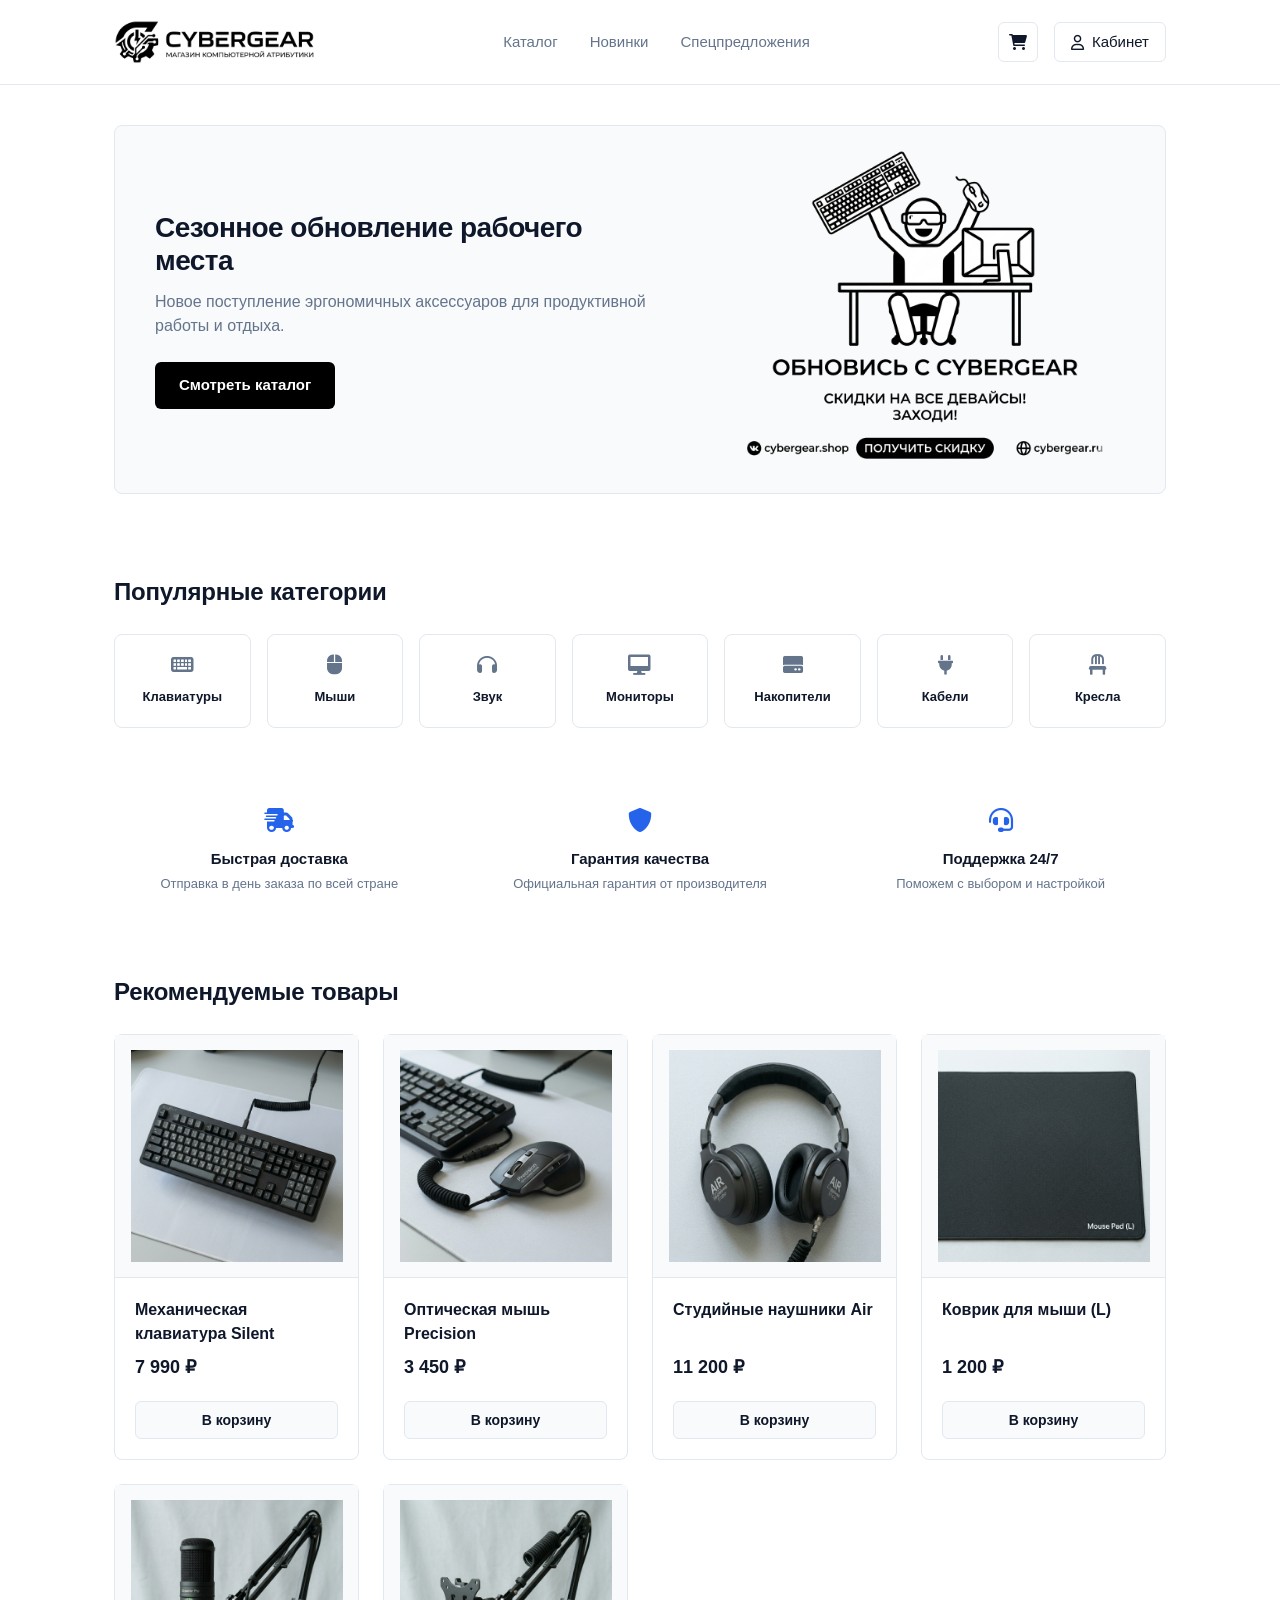
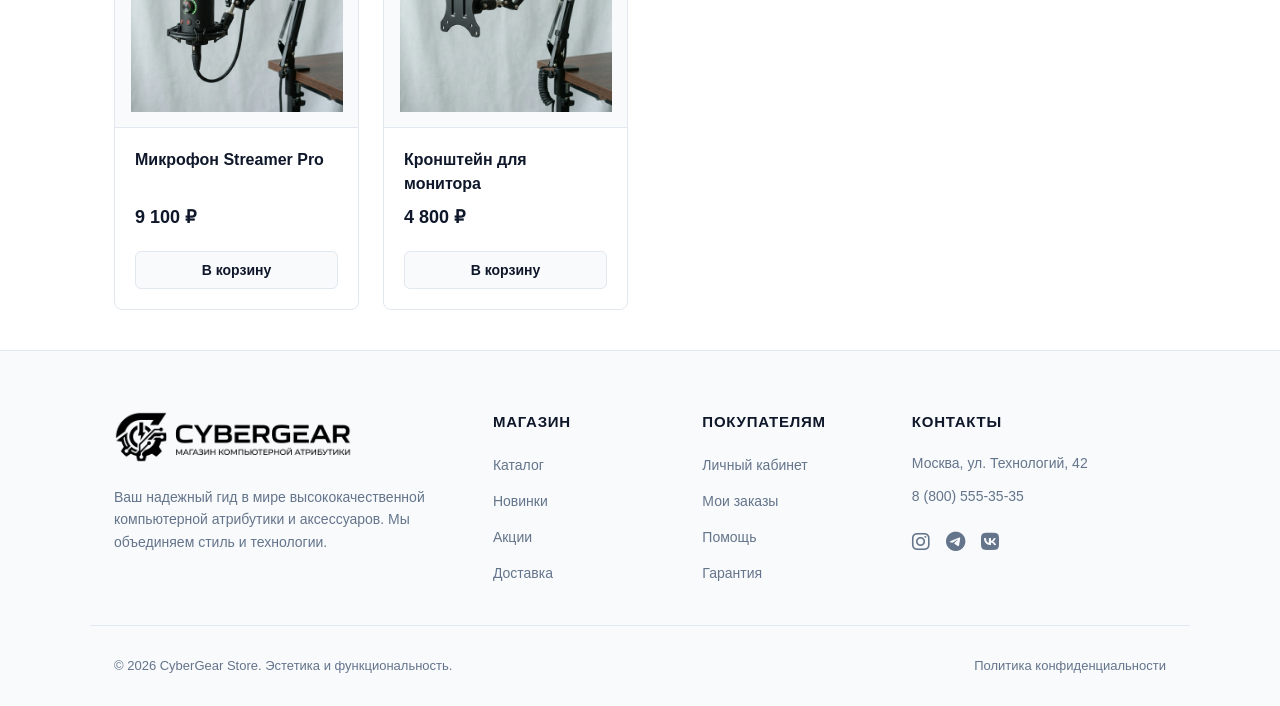
<file: index.html>
<!DOCTYPE html>
<html lang="ru">
<head>
    <meta charset="UTF-8">
    <meta name="viewport" content="width=device-width, initial-scale=1.0">
    <title>CyberGear — Магазин компьютерных аксессуаров</title>
    <link rel="stylesheet" href="css/style.css">
    <link rel="stylesheet" href="https://cdnjs.cloudflare.com/ajax/libs/font-awesome/6.0.0/css/all.min.css">
</head>
<body>
    <header>
        <div class="container header-container">
            <div class="logo">
                <a href="index.html"><img src="images/logo.png" alt="CyberGear" class="logo-img"></a>
            </div>
            <nav>
                <ul>
                    <li><a href="#categories">Каталог</a></li>
                    <li><a href="#recommendations">Новинки</a></li>
                    <li><a href="#offers">Спецпредложения</a></li>
                </ul>
            </nav>
            <div class="user-menu">
                <a href="cart.html" class="btn-cart">
                    <i class="fas fa-shopping-cart"></i>
                    <span class="cart-count">0</span>
                </a>
                <a href="profile.html" class="btn-account">
                    <i class="far fa-user"></i>
                    <span>Кабинет</span>
                </a>
            </div>
        </div>
    </header>

    <main>
        <section id="offers">
            <div class="container">
                <div class="promo-banner">
                    <div class="promo-content">
                        <h3>Сезонное обновление рабочего места</h3>
                        <p>Новое поступление эргономичных аксессуаров для продуктивной работы и отдыха.</p>
                        <a href="#" class="btn-primary">Смотреть каталог</a>
                    </div>
                    <div class="promo-image">
                        <img src="images/promo.png" alt="Promo Image" class="promo-img">
                    </div>
                </div>
            </div>
        </section>

        <section id="categories">
            <div class="container">
                <h2>Популярные категории</h2>
                <div class="categories-grid">
                    <a href="category.html?type=keyboards" class="category-card"><i class="fas fa-keyboard"></i><span>Клавиатуры</span></a>
                    <a href="category.html?type=mice" class="category-card"><i class="fas fa-mouse"></i><span>Мыши</span></a>
                    <a href="category.html?type=audio" class="category-card"><i class="fas fa-headphones"></i><span>Звук</span></a>
                    <a href="category.html?type=monitors" class="category-card"><i class="fas fa-desktop"></i><span>Мониторы</span></a>
                    <a href="category.html?type=storage" class="category-card"><i class="fas fa-hdd"></i><span>Накопители</span></a>
                    <a href="category.html?type=cables" class="category-card"><i class="fas fa-plug"></i><span>Кабели</span></a>
                    <a href="category.html?type=chairs" class="category-card"><i class="fas fa-chair"></i><span>Кресла</span></a>
                </div>
            </div>
        </section>

        <section id="benefits">
            <div class="container">
                <div class="benefits-grid">
                    <div class="benefit-item">
                        <i class="fas fa-truck-fast"></i>
                        <div class="benefit-text">
                            <h4>Быстрая доставка</h4>
                            <p>Отправка в день заказа по всей стране</p>
                        </div>
                    </div>
                    <div class="benefit-item">
                        <i class="fas fa-shield-alt"></i>
                        <div class="benefit-text">
                            <h4>Гарантия качества</h4>
                            <p>Официальная гарантия от производителя</p>
                        </div>
                    </div>
                    <div class="benefit-item">
                        <i class="fas fa-headset"></i>
                        <div class="benefit-text">
                            <h4>Поддержка 24/7</h4>
                            <p>Поможем с выбором и настройкой</p>
                        </div>
                    </div>
                </div>
            </div>
        </section>

        <section id="recommendations">
            <div class="container">
                <h2>Рекомендуемые товары</h2>
                <div class="products-grid">
                    <div class="product-card">
                        <div class="product-img">
                            <img src="images/kb_silent.png" alt="Механическая клавиатура Silent" class="product-thumb">
                        </div>
                        <div class="product-info">
                            <h3>Механическая клавиатура Silent</h3>
                            <p class="price">7 990 ₽</p>
                            <button class="btn-add">В корзину</button>
                        </div>
                    </div>
                    <div class="product-card">
                        <div class="product-img">
                            <img src="images/mouse_precision.png" alt="Оптическая мышь Precision" class="product-thumb">
                        </div>
                        <div class="product-info">
                            <h3>Оптическая мышь Precision</h3>
                            <p class="price">3 450 ₽</p>
                            <button class="btn-add">В корзину</button>
                        </div>
                    </div>
                    <div class="product-card">
                        <div class="product-img">
                            <img src="images/headphones_air.png" alt="Студийные наушники Air" class="product-thumb">
                        </div>
                        <div class="product-info">
                            <h3>Студийные наушники Air</h3>
                            <p class="price">11 200 ₽</p>
                            <button class="btn-add">В корзину</button>
                        </div>
                    </div>
                    <div class="product-card">
                        <div class="product-img">
                            <img src="images/mousepad_l.png" alt="Коврик для мыши (L)" class="product-thumb">
                        </div>
                        <div class="product-info">
                            <h3>Коврик для мыши (L)</h3>
                            <p class="price">1 200 ₽</p>
                            <button class="btn-add">В корзину</button>
                        </div>
                    </div>
                    <div class="product-card">
                        <div class="product-img">
                            <img src="images/mic_streamer.png" alt="Микрофон Streamer Pro" class="product-thumb">
                        </div>
                        <div class="product-info">
                            <h3>Микрофон Streamer Pro</h3>
                            <p class="price">9 100 ₽</p>
                            <button class="btn-add">В корзину</button>
                        </div>
                    </div>
                    <div class="product-card">
                        <div class="product-img">
                            <img src="images/monitor_arm.png" alt="Кронштейн для монитора" class="product-thumb">
                        </div>
                        <div class="product-info">
                            <h3>Кронштейн для монитора</h3>
                            <p class="price">4 800 ₽</p>
                            <button class="btn-add">В корзину</button>
                        </div>
                    </div>
                </div>
            </div>
        </section>
    </main>

    <footer>
        <div class="container footer-grid">
            <div class="footer-brand">
                <a href="index.html" class="footer-logo"><img src="images/logo.png" alt="CyberGear" class="logo-img"></a>
                <p>Ваш надежный гид в мире высококачественной компьютерной атрибутики и аксессуаров. Мы объединяем стиль и технологии.</p>
            </div>
            <div class="footer-links">
                <h4>Магазин</h4>
                <ul>
                    <li><a href="#categories">Каталог</a></li>
                    <li><a href="#recommendations">Новинки</a></li>
                    <li><a href="#offers">Акции</a></li>
                    <li><a href="#">Доставка</a></li>
                </ul>
            </div>
            <div class="footer-links">
                <h4>Покупателям</h4>
                <ul>
                    <li><a href="profile.html">Личный кабинет</a></li>
                    <li><a href="#">Мои заказы</a></li>
                    <li><a href="#">Помощь</a></li>
                    <li><a href="#">Гарантия</a></li>
                </ul>
            </div>
            <div class="footer-contact">
                <h4>Контакты</h4>
                <p>Москва, ул. Технологий, 42</p>
                <p>8 (800) 555-35-35</p>
                <div class="socials">
                    <a href="#"><i class="fab fa-instagram"></i></a>
                    <a href="#"><i class="fab fa-telegram-plane"></i></a>
                    <a href="#"><i class="fab fa-vk"></i></a>
                </div>
            </div>
        </div>
        <div class="container footer-bottom">
            <p>&copy; 2026 CyberGear Store. Эстетика и функциональность.</p>
            <p><a href="#">Политика конфиденциальности</a></p>
        </div>
    </footer>
    <script src="js/main.js"></script>
</body>
</html>
</file>
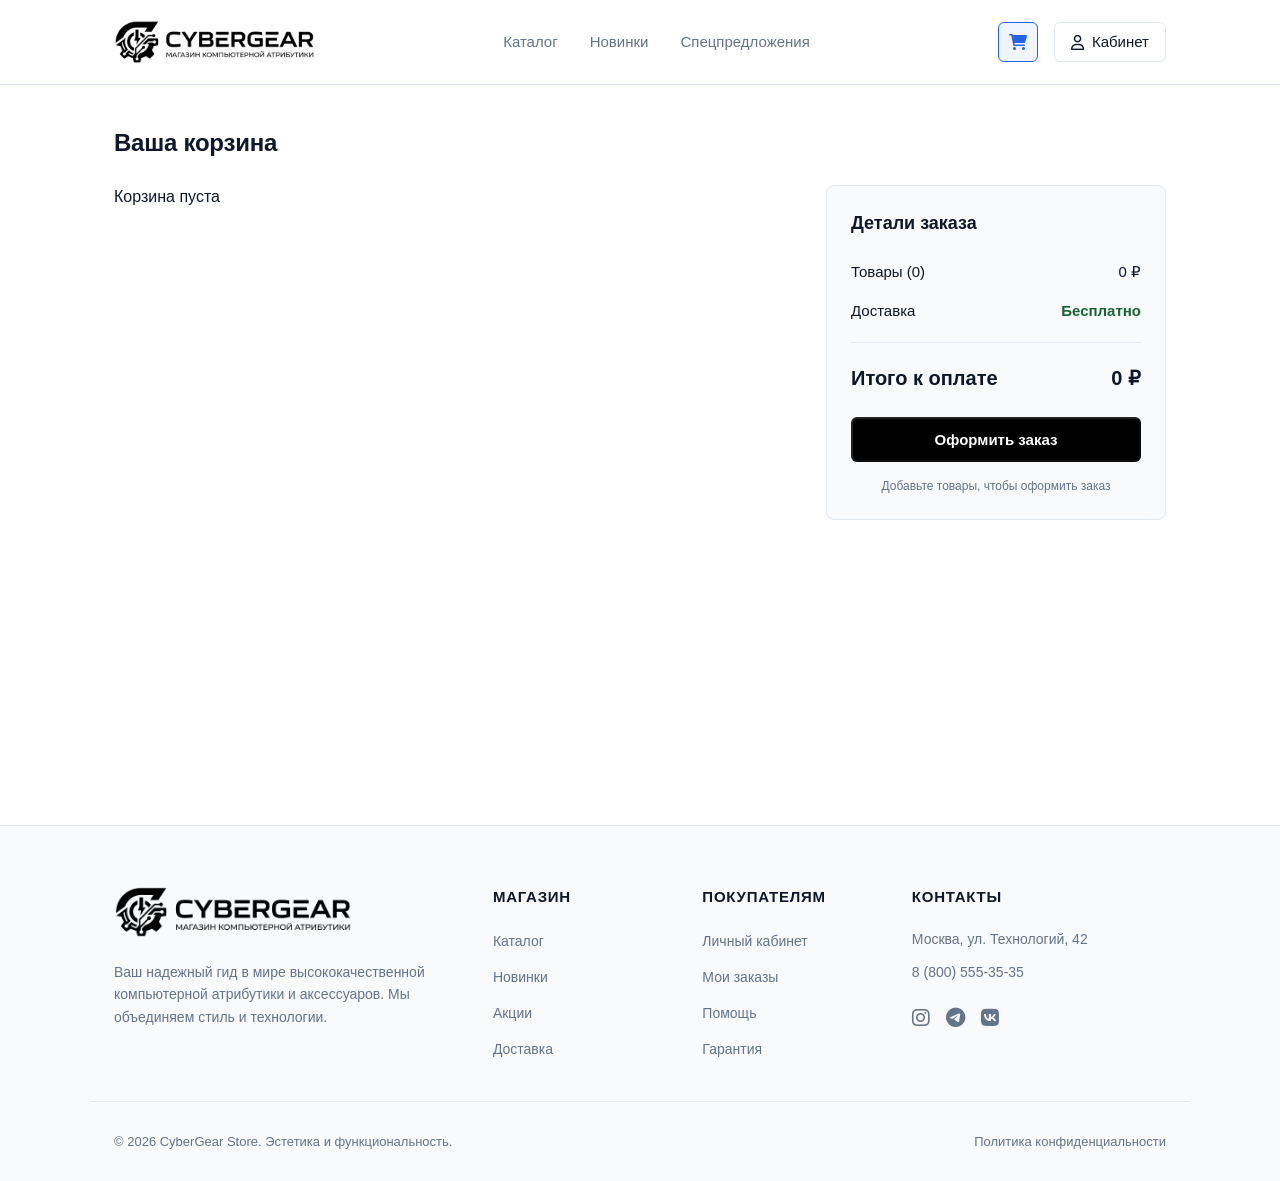
<file: cart.html>
<!DOCTYPE html>
<html lang="ru">
<head>
    <meta charset="UTF-8">
    <meta name="viewport" content="width=device-width, initial-scale=1.0">
    <title>Корзина — CyberGear</title>
    <link rel="stylesheet" href="css/style.css">
    <link rel="stylesheet" href="https://cdnjs.cloudflare.com/ajax/libs/font-awesome/6.0.0/css/all.min.css">
</head>
<body>
    <header>
        <div class="container header-container">
            <div class="logo">
                <a href="index.html"><img src="images/logo.png" alt="CyberGear" class="logo-img"></a>
            </div>
            <nav>
                <ul>
                    <li><a href="index.html#categories">Каталог</a></li>
                    <li><a href="index.html#recommendations">Новинки</a></li>
                    <li><a href="index.html#offers">Спецпредложения</a></li>
                </ul>
            </nav>
            <div class="user-menu">
                <a href="cart.html" class="btn-cart active">
                    <i class="fas fa-shopping-cart"></i>
                    <span class="cart-count">0</span>
                </a>
                <a href="profile.html" class="btn-account">
                    <i class="far fa-user"></i>
                    <span>Кабинет</span>
                </a>
            </div>
        </div>
    </header>

    <main>
        <section class="cart-section">
            <div class="container">
                <h2>Ваша корзина</h2>
                <div class="cart-layout">
                    <div class="cart-items">
                        <p class="empty-cart-msg">Загрузка корзины...</p>
                    </div>

                    <aside class="cart-summary">
                        <div class="summary-card">
                            <h3>Детали заказа</h3>
                            <div class="summary-row">
                                <span>Товары (0)</span>
                                <span>0 ₽</span>
                            </div>
                            <div class="summary-row">
                                <span>Доставка</span>
                                <span class="free">Бесплатно</span>
                            </div>
                            <div class="summary-divider"></div>
                            <div class="summary-total">
                                <span>Итого к оплате</span>
                                <span>0 ₽</span>
                            </div>
                            <button class="btn-primary checkout-btn" disabled>Оформить заказ</button>
                            <p class="summary-note">Добавьте товары, чтобы оформить заказ</p>
                        </div>
                    </aside>
                </div>
            </div>
        </section>
    </main>

    <div id="payment-modal" class="modal">
        <div class="modal-content">
            <button class="modal-close">&times;</button>
            <div class="payment-header">
                <h2>Оплата заказа</h2>
                <p>Введите данные банковской карты</p>
            </div>
            
            <div class="card-visual-container">
                <div class="card-visual" id="card-visual">
                    <div class="card-front">
                        <div class="card-chip"></div>
                        <div class="card-logo site-card-logo">
                            <img src="images/logo.png" alt="CyberGear">
                        </div>
                        <div class="card-number-display">•••• •••• •••• ••••</div>
                        <div class="card-bottom">
                            <div class="card-holder-display">CARDHOLDER NAME</div>
                            <div class="card-expiry-display">MM/YY</div>
                        </div>
                    </div>
                    <div class="card-back">
                        <div class="card-strip"></div>
                        <div class="card-cvv-box">
                            <span>CVV</span>
                            <div class="cvv-display">•••</div>
                        </div>
                    </div>
                </div>
            </div>

            <form id="payment-form">
                <div class="form-group">
                    <label>Номер карты</label>
                    <input type="text" id="card-number" placeholder="0000 0000 0000 0000" maxlength="19" required>
                </div>
                <div class="form-row">
                    <div class="form-group">
                        <label>Срок действия</label>
                        <input type="text" id="card-expiry" placeholder="ММ/ГГ" maxlength="5" required>
                    </div>
                    <div class="form-group">
                        <label>CVC / CVV</label>
                        <input type="password" id="card-cvv" placeholder="•••" maxlength="3" required>
                    </div>
                </div>
                <div class="form-group">
                    <label>Имя владельца</label>
                    <input type="text" id="card-holder" placeholder="IVAN IVANOV" style="text-transform: uppercase;" required>
                </div>
                <button type="submit" class="btn-primary pay-btn">Оплатить <span id="pay-amount">0</span> ₽</button>
            </form>
        </div>
    </div>

    <div id="success-notification" class="notification">
        <div class="notification-content">
            <i class="fas fa-check-circle"></i>
            <p>Оплата прошла успешно!</p>
        </div>
    </div>

    <footer>
        <div class="container footer-grid">
            <div class="footer-brand">
                <a href="index.html" class="footer-logo"><img src="images/logo.png" alt="CyberGear" class="logo-img"></a>
                <p>Ваш надежный гид в мире высококачественной компьютерной атрибутики и аксессуаров. Мы объединяем стиль и технологии.</p>
            </div>
            <div class="footer-links">
                <h4>Магазин</h4>
                <ul>
                    <li><a href="index.html#categories">Каталог</a></li>
                    <li><a href="index.html#recommendations">Новинки</a></li>
                    <li><a href="index.html#offers">Акции</a></li>
                    <li><a href="#">Доставка</a></li>
                </ul>
            </div>
            <div class="footer-links">
                <h4>Покупателям</h4>
                <ul>
                    <li><a href="profile.html">Личный кабинет</a></li>
                    <li><a href="#">Мои заказы</a></li>
                    <li><a href="#">Помощь</a></li>
                    <li><a href="#">Гарантия</a></li>
                </ul>
            </div>
            <div class="footer-contact">
                <h4>Контакты</h4>
                <p>Москва, ул. Технологий, 42</p>
                <p>8 (800) 555-35-35</p>
                <div class="socials">
                    <a href="#"><i class="fab fa-instagram"></i></a>
                    <a href="#"><i class="fab fa-telegram-plane"></i></a>
                    <a href="#"><i class="fab fa-vk"></i></a>
                </div>
            </div>
        </div>
        <div class="container footer-bottom">
            <p>&copy; 2026 CyberGear Store. Эстетика и функциональность.</p>
            <p><a href="#">Политика конфиденциальности</a></p>
        </div>
    </footer>
    <script src="js/main.js"></script>
</body>
</html>
</file>
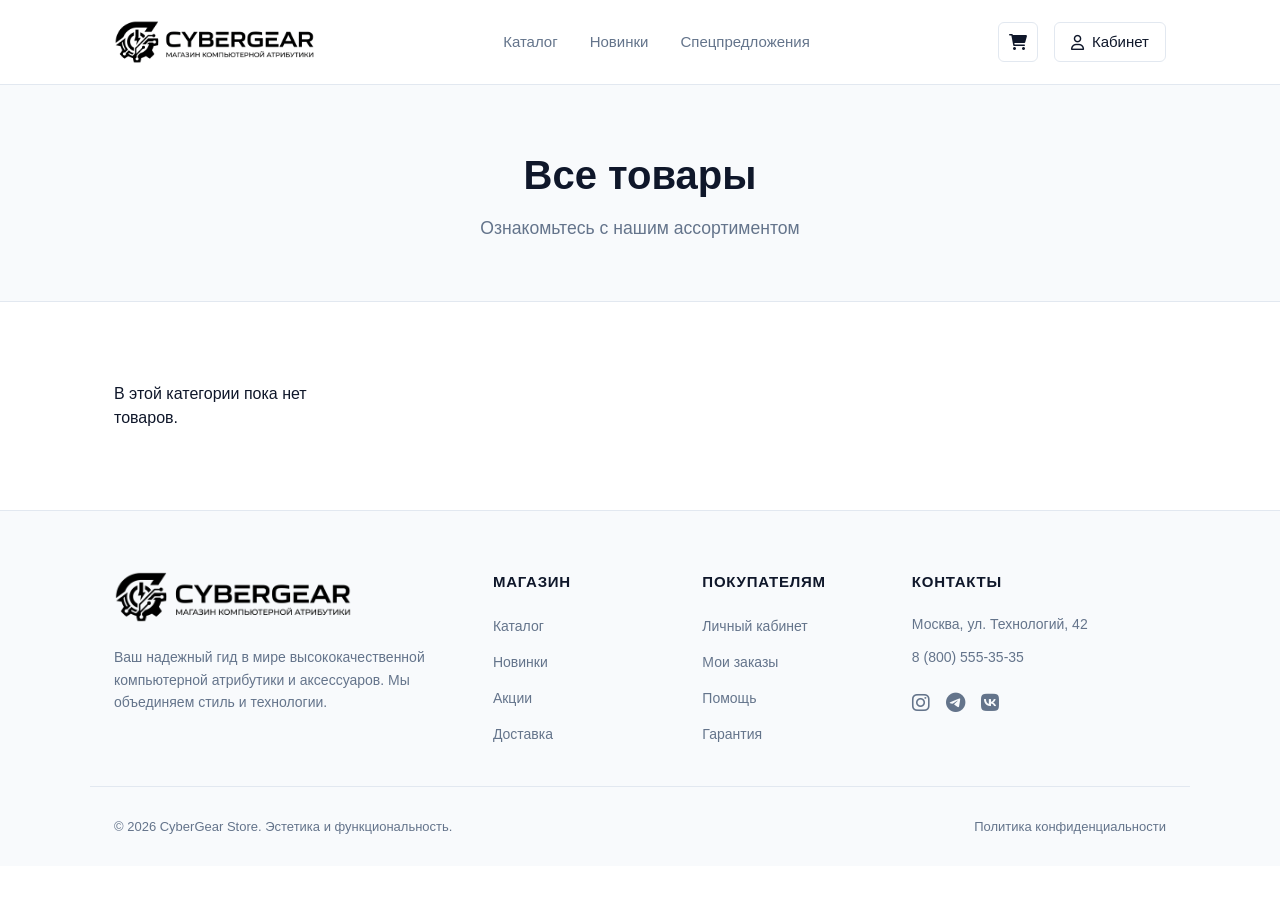
<file: category.html>
<!DOCTYPE html>
<html lang="ru">
<head>
    <meta charset="UTF-8">
    <meta name="viewport" content="width=device-width, initial-scale=1.0">
    <title>Категория — CyberGear</title>
    <link rel="stylesheet" href="css/style.css">
    <link rel="stylesheet" href="https://cdnjs.cloudflare.com/ajax/libs/font-awesome/6.0.0/css/all.min.css">
</head>
<body>
    <header>
        <div class="container header-container">
            <div class="logo">
                <a href="index.html"><img src="images/logo.png" alt="CyberGear" class="logo-img"></a>
            </div>
            <nav>
                <ul>
                    <li><a href="index.html#categories">Каталог</a></li>
                    <li><a href="index.html#recommendations">Новинки</a></li>
                    <li><a href="index.html#offers">Спецпредложения</a></li>
                </ul>
            </nav>
            <div class="user-menu">
                <a href="cart.html" class="btn-cart">
                    <i class="fas fa-shopping-cart"></i>
                    <span class="cart-count">0</span>
                </a>
                <a href="profile.html" class="btn-account">
                    <i class="far fa-user"></i>
                    <span>Кабинет</span>
                </a>
            </div>
        </div>
    </header>

    <main>
        <section class="category-hero">
            <div class="container">
                <h1 id="category-title">Загрузка категории...</h1>
                <p id="category-description">Лучшие аксессуары для вашего сетапа</p>
            </div>
        </section>

        <section class="products-section">
            <div class="container">
                <div class="products-grid" id="category-products">
                    <p>Загрузка товаров...</p>
                </div>
            </div>
        </section>
    </main>

    <footer>
        <div class="container footer-grid">
            <div class="footer-brand">
                <a href="index.html" class="footer-logo"><img src="images/logo.png" alt="CyberGear" class="logo-img"></a>
                <p>Ваш надежный гид в мире высококачественной компьютерной атрибутики и аксессуаров. Мы объединяем стиль и технологии.</p>
            </div>
            <div class="footer-links">
                <h4>Магазин</h4>
                <ul>
                    <li><a href="index.html#categories">Каталог</a></li>
                    <li><a href="index.html#recommendations">Новинки</a></li>
                    <li><a href="index.html#offers">Акции</a></li>
                    <li><a href="#">Доставка</a></li>
                </ul>
            </div>
            <div class="footer-links">
                <h4>Покупателям</h4>
                <ul>
                    <li><a href="profile.html">Личный кабинет</a></li>
                    <li><a href="#">Мои заказы</a></li>
                    <li><a href="#">Помощь</a></li>
                    <li><a href="#">Гарантия</a></li>
                </ul>
            </div>
            <div class="footer-contact">
                <h4>Контакты</h4>
                <p>Москва, ул. Технологий, 42</p>
                <p>8 (800) 555-35-35</p>
                <div class="socials">
                    <a href="#"><i class="fab fa-instagram"></i></a>
                    <a href="#"><i class="fab fa-telegram-plane"></i></a>
                    <a href="#"><i class="fab fa-vk"></i></a>
                </div>
            </div>
        </div>
        <div class="container footer-bottom">
            <p>&copy; 2026 CyberGear Store. Эстетика и функциональность.</p>
            <p><a href="#">Политика конфиденциальности</a></p>
        </div>
    </footer>
    <script src="js/main.js"></script>
</body>
</html>
</file>
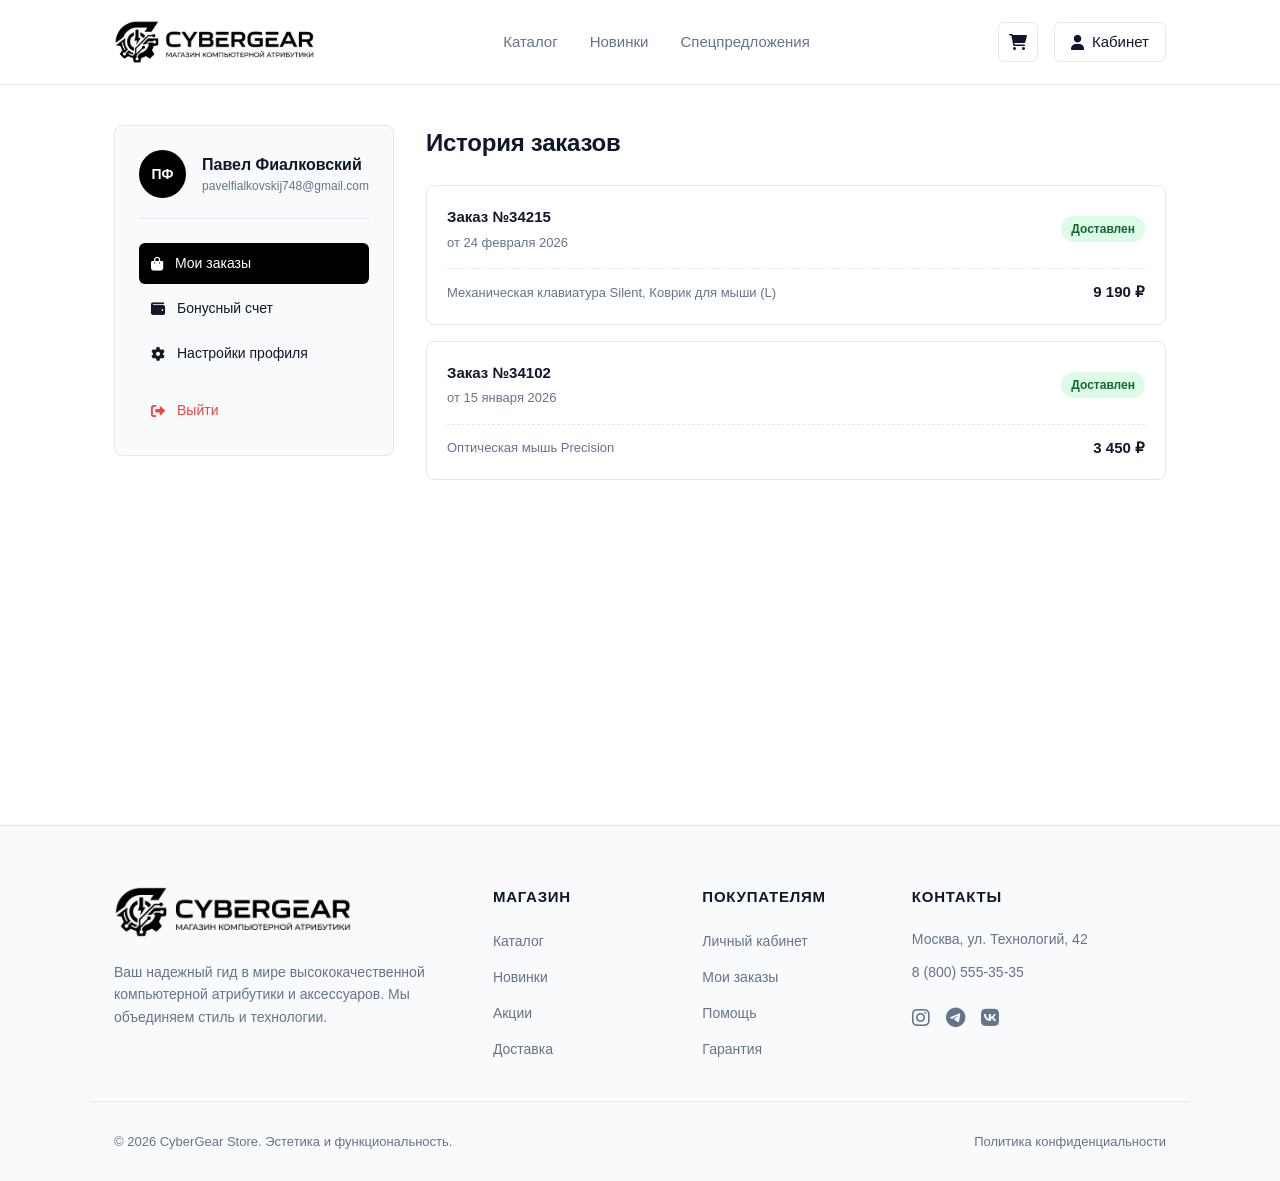
<file: profile.html>
<!DOCTYPE html>
<html lang="ru">
<head>
    <meta charset="UTF-8">
    <meta name="viewport" content="width=device-width, initial-scale=1.0">
    <title>Личный кабинет — CyberGear</title>
    <link rel="stylesheet" href="css/style.css">
    <link rel="stylesheet" href="https://cdnjs.cloudflare.com/ajax/libs/font-awesome/6.0.0/css/all.min.css">
</head>
<body>
    <header>
        <div class="container header-container">
            <div class="logo">
                <a href="index.html"><img src="images/logo.png" alt="CyberGear" class="logo-img"></a>
            </div>
            <nav>
                <ul>
                    <li><a href="index.html#categories">Каталог</a></li>
                    <li><a href="index.html#recommendations">Новинки</a></li>
                    <li><a href="index.html#offers">Спецпредложения</a></li>
                </ul>
            </nav>
            <div class="user-menu">
                <a href="cart.html" class="btn-cart">
                    <i class="fas fa-shopping-cart"></i>
                    <span class="cart-count">0</span>
                </a>
                <a href="profile.html" class="btn-account active">
                    <i class="fas fa-user"></i>
                    <span>Кабинет</span>
                </a>
            </div>
        </div>
    </header>

    <main>
        <section class="auth-section" id="auth-view" style="display: none;">
            <div class="container">
                <div class="auth-container">
                    <div class="auth-tabs">
                        <button class="auth-tab active">Вход</button>
                        <button class="auth-tab">Регистрация</button>
                    </div>
                    <form class="auth-form">
                        <div class="form-group">
                            <label>Электронная почта</label>
                            <input type="email" placeholder="email@example.com">
                        </div>
                        <div class="form-group">
                            <label>Пароль</label>
                            <input type="password" placeholder="••••••••">
                        </div>
                        <button type="submit" class="btn-primary auth-submit">Войти в аккаунт</button>
                        <p class="auth-footer"><a href="#">Забыли пароль?</a></p>
                    </form>
                </div>
            </div>
        </section>

        <section class="profile-section" id="profile-view">
            <div class="container">
                <div class="profile-layout">
                    <aside class="profile-sidebar">
                        <div class="profile-user-card">
                            <div class="user-avatar">ПФ</div>
                            <div class="user-meta">
                                <h3>Павел Фиалковский</h3>
                                <p>pavelfialkovskij748@gmail.com</p>
                            </div>
                        </div>
                        <nav class="profile-nav">
                            <a href="#orders" class="active"><i class="fas fa-shopping-bag"></i> Мои заказы</a>
                            <a href="#bonuses"><i class="fas fa-wallet"></i> Бонусный счет</a>
                            <a href="#settings"><i class="fas fa-cog"></i> Настройки профиля</a>
                            <a href="#" class="logout"><i class="fas fa-sign-out-alt"></i> Выйти</a>
                        </nav>
                    </aside>

                    <div class="profile-content">
                        <div id="orders-section" class="profile-tab-content">
                            <div class="content-header">
                                <h2>История заказов</h2>
                            </div>
                            
                            <div class="orders-list">
                                <div class="order-item">
                                    <div class="order-info">
                                        <span class="order-number">Заказ №34215</span>
                                        <span class="order-date">от 24 февраля 2026</span>
                                    </div>
                                    <div class="order-status delivered">Доставлен</div>
                                    <div class="order-details">
                                        <p>Механическая клавиатура Silent, Коврик для мыши (L)</p>
                                        <span class="order-price">9 190 ₽</span>
                                    </div>
                                </div>

                                <div class="order-item">
                                    <div class="order-info">
                                        <span class="order-number">Заказ №34102</span>
                                        <span class="order-date">от 15 января 2026</span>
                                    </div>
                                    <div class="order-status delivered">Доставлен</div>
                                    <div class="order-details">
                                        <p>Оптическая мышь Precision</p>
                                        <span class="order-price">3 450 ₽</span>
                                    </div>
                                </div>
                            </div>
                        </div>

                        <div id="bonuses-section" class="profile-tab-content" style="display: none;">
                            <div class="content-header">
                                <h2>Бонусный счет</h2>
                            </div>
                            <div class="bonuses-visual">
                                <div class="bonus-balance-card">
                                    <div class="bonus-main">
                                        <i class="fas fa-coins"></i>
                                        <div class="balance-info">
                                            <span class="balance-amount">450</span>
                                            <span class="balance-label">активных баллов</span>
                                        </div>
                                    </div>
                                    <div class="bonus-status">
                                        <span>Ваш статус: <strong>Silver</strong></span>
                                        <div class="status-progress">
                                            <div class="progress-bar" style="width: 65%;"></div>
                                        </div>
                                        <p class="status-note">До статуса Gold осталось 150 баллов</p>
                                    </div>
                                </div>

                                <div class="bonus-history">
                                    <h3>История начислений</h3>
                                    <div class="history-list">
                                        <div class="history-item">
                                            <div class="history-info">
                                                <span class="history-title">Заказ №34215</span>
                                                <span class="history-date">24.02.2026</span>
                                            </div>
                                            <span class="history-amount positive">+120 Б</span>
                                        </div>
                                        <div class="history-item">
                                            <div class="history-info">
                                                <span class="history-title">Бонус за регистрацию</span>
                                                <span class="history-date">10.01.2026</span>
                                            </div>
                                            <span class="history-amount positive">+300 Б</span>
                                        </div>
                                        <div class="history-item">
                                            <div class="history-info">
                                                <span class="history-title">Списание за заказ №34102</span>
                                                <span class="history-date">15.01.2026</span>
                                            </div>
                                            <span class="history-amount negative">-150 Б</span>
                                        </div>
                                    </div>
                                </div>
                            </div>
                        </div>

                        <div id="settings-section" class="profile-tab-content" style="display: none;">
                            <div class="content-header">
                                <h2>Настройки профиля</h2>
                            </div>
                            <form class="settings-form">
                                <div class="form-grid">
                                    <div class="form-group">
                                        <label>Имя</label>
                                        <input type="text" value="Павел">
                                    </div>
                                    <div class="form-group">
                                        <label>Фамилия</label>
                                        <input type="text" value="Фиалковский">
                                    </div>
                                    <div class="form-group">
                                        <label>Телефон</label>
                                        <input type="tel" value="+7 (999) 000-00-00">
                                    </div>
                                    <div class="form-group">
                                        <label>Город доставки</label>
                                        <input type="text" value="Москва">
                                    </div>
                                </div>
                                <div class="form-group full-width">
                                    <label>Адрес доставки</label>
                                    <input type="text" value="ул. Технологий, д. 42, кв. 128">
                                </div>
                                <button type="submit" class="btn-primary settings-save">Сохранить изменения</button>
                            </form>
                        </div>
                    </div>
                </div>
            </div>
        </section>
    </main>

    <footer>
        <div class="container footer-grid">
            <div class="footer-brand">
                <a href="index.html" class="footer-logo"><img src="images/logo.png" alt="CyberGear" class="logo-img"></a>
                <p>Ваш надежный гид в мире высококачественной компьютерной атрибутики и аксессуаров. Мы объединяем стиль и технологии.</p>
            </div>
            <div class="footer-links">
                <h4>Магазин</h4>
                <ul>
                    <li><a href="index.html#categories">Каталог</a></li>
                    <li><a href="index.html#recommendations">Новинки</a></li>
                    <li><a href="index.html#offers">Акции</a></li>
                    <li><a href="#">Доставка</a></li>
                </ul>
            </div>
            <div class="footer-links">
                <h4>Покупателям</h4>
                <ul>
                    <li><a href="profile.html">Личный кабинет</a></li>
                    <li><a href="#">Мои заказы</a></li>
                    <li><a href="#">Помощь</a></li>
                    <li><a href="#">Гарантия</a></li>
                </ul>
            </div>
            <div class="footer-contact">
                <h4>Контакты</h4>
                <p>Москва, ул. Технологий, 42</p>
                <p>8 (800) 555-35-35</p>
                <div class="socials">
                    <a href="#"><i class="fab fa-instagram"></i></a>
                    <a href="#"><i class="fab fa-telegram-plane"></i></a>
                    <a href="#"><i class="fab fa-vk"></i></a>
                </div>
            </div>
        </div>
        <div class="container footer-bottom">
            <p>&copy; 2026 CyberGear Store. Эстетика и функциональность.</p>
            <p><a href="#">Политика конфиденциальности</a></p>
        </div>
    </footer>
    <script src="js/main.js"></script>
</body>
</html>
</file>
<file: css/style.css>
:root {
    --primary-color: #000000;
    --accent-color: #2563eb;
    --bg-light: #ffffff;
    --bg-secondary: #f8fafc;
    --border-color: #e2e8f0;
    --text-main: #0f172a;
    --text-muted: #64748b;
    --container-width: 1100px;
}

* {
    margin: 0;
    padding: 0;
    box-sizing: border-box;
    font-family: -apple-system, BlinkMacSystemFont, "Segoe UI", Roboto, Helvetica, Arial, sans-serif;
}

body {
    background-color: var(--bg-light);
    color: var(--text-main);
    line-height: 1.5;
    -webkit-font-smoothing: antialiased;
}

.container {
    max-width: var(--container-width);
    margin: 0 auto;
    padding: 0 24px;
}

header {
    background: var(--bg-light);
    position: sticky;
    top: 0;
    z-index: 1000;
    padding: 20px 0;
    border-bottom: 1px solid var(--border-color);
}

.header-container {
    display: flex;
    justify-content: space-between;
    align-items: center;
}

.logo a {
    display: flex;
    align-items: center;
}

.logo-img {
    height: 44px;
    width: auto;
    display: block;
    object-fit: contain;
}

.footer-logo {
    display: inline-block;
    margin-bottom: 16px;
}

.footer-logo .logo-img {
    height: 40px;
}

nav ul {
    display: flex;
    list-style: none;
    gap: 32px;
}

nav a {
    text-decoration: none;
    color: var(--text-muted);
    font-size: 0.9375rem;
    font-weight: 500;
    transition: color 0.2s;
}

nav a:hover {
    color: var(--primary-color);
}

.btn-account {
    display: flex;
    align-items: center;
    gap: 8px;
    padding: 8px 16px;
    border-radius: 6px;
    text-decoration: none;
    color: var(--text-main);
    font-size: 0.9375rem;
    font-weight: 500;
    border: 1px solid var(--border-color);
    transition: background 0.2s, border-color 0.2s;
}

.user-menu {
    display: flex;
    align-items: center;
    gap: 16px;
}

.btn-cart {
    display: flex;
    align-items: center;
    justify-content: center;
    width: 40px;
    height: 40px;
    border-radius: 6px;
    text-decoration: none;
    color: var(--text-main);
    border: 1px solid var(--border-color);
    position: relative;
    transition: background 0.2s;
}

.btn-cart:hover {
    background: var(--bg-secondary);
}

.btn-cart.active {
    color: var(--accent-color);
    border-color: var(--accent-color);
    background: #eff6ff;
}

.cart-count {
    position: absolute;
    top: -8px;
    right: -8px;
    background: var(--accent-color);
    color: white;
    font-size: 0.6875rem;
    font-weight: 700;
    width: 18px;
    height: 18px;
    border-radius: 50%;
    display: flex;
    align-items: center;
    justify-content: center;
    border: 2px solid white;
}

.cart-section {
    padding: 40px 0;
    min-height: calc(100vh - 160px);
}

.cart-layout {
    display: grid;
    grid-template-columns: 1fr 340px;
    gap: 32px;
}

.cart-items {
    display: flex;
    flex-direction: column;
    gap: 16px;
}

.cart-item {
    display: grid;
    grid-template-columns: 100px 1fr auto auto auto;
    align-items: center;
    gap: 24px;
    padding: 20px;
    background: white;
    border: 1px solid var(--border-color);
    border-radius: 8px;
}

.cart-item-img {
    width: 100px;
    height: 100px;
    background: var(--bg-secondary);
    border-radius: 6px;
    overflow: hidden;
}

.cart-item-img img {
    width: 100%;
    height: 100%;
    object-fit: cover;
}

.cart-item-info h3 {
    font-size: 1rem;
    font-weight: 700;
    margin-bottom: 4px;
}

.item-category {
    font-size: 0.8125rem;
    color: var(--text-muted);
}

.cart-item-quantity {
    display: flex;
    align-items: center;
    gap: 12px;
    padding: 4px;
    background: var(--bg-secondary);
    border-radius: 6px;
    border: 1px solid var(--border-color);
}

.qty-btn {
    background: none;
    border: none;
    cursor: pointer;
    color: var(--text-main);
    padding: 4px 8px;
    border-radius: 4px;
    transition: background 0.2s;
}

.qty-btn:hover {
    background: white;
}

.qty-value {
    font-weight: 700;
    font-size: 0.875rem;
    min-width: 20px;
    text-align: center;
}

.cart-item-price {
    font-weight: 700;
    font-size: 1.125rem;
    min-width: 100px;
    text-align: right;
}

.cart-item-remove {
    background: none;
    border: none;
    color: var(--text-muted);
    cursor: pointer;
    padding: 8px;
    transition: color 0.2s;
}

.cart-item-remove:hover {
    color: #ef4444;
}

.cart-summary .summary-card {
    background: var(--bg-secondary);
    border: 1px solid var(--border-color);
    border-radius: 8px;
    padding: 24px;
    position: sticky;
    top: 100px;
}

.summary-card h3 {
    font-size: 1.125rem;
    font-weight: 700;
    margin-bottom: 24px;
}

.summary-row {
    display: flex;
    justify-content: space-between;
    margin-bottom: 16px;
    font-size: 0.9375rem;
}

.summary-row .free {
    color: #166534;
    font-weight: 600;
}

.summary-divider {
    height: 1px;
    background: var(--border-color);
    margin: 20px 0;
}

.summary-total {
    display: flex;
    justify-content: space-between;
    font-weight: 800;
    font-size: 1.25rem;
    margin-bottom: 24px;
}

.checkout-btn {
    width: 100%;
    margin-bottom: 16px;
    padding: 14px;
    font-size: 1rem;
}

.summary-note {
    font-size: 0.75rem;
    color: var(--text-muted);
    text-align: center;
    line-height: 1.4;
}

@media (max-width: 992px) {
    .cart-layout {
        grid-template-columns: 1fr;
    }
    
    .cart-summary .summary-card {
        position: static;
    }
}

@media (max-width: 640px) {
    .cart-item {
        grid-template-columns: 80px 1fr auto;
        gap: 16px;
    }
    
    .cart-item-img {
        width: 80px;
        height: 80px;
    }
    
    .cart-item-quantity {
        grid-column: 2;
    }
    
    .cart-item-price {
        grid-column: 3;
    }
}

.form-group {
    margin-bottom: 20px;
}

.form-group label {
    display: block;
    font-size: 0.875rem;
    font-weight: 600;
    margin-bottom: 8px;
    color: var(--text-main);
}

.form-group input {
    width: 100%;
    padding: 12px 16px;
    border: 1px solid var(--border-color);
    border-radius: 6px;
    font-size: 0.9375rem;
    transition: border-color 0.2s, box-shadow 0.2s;
}

.form-group input:focus {
    outline: none;
    border-color: var(--accent-color);
    box-shadow: 0 0 0 3px rgba(37, 99, 235, 0.1);
}

.auth-section {
    padding: 80px 0;
    min-height: calc(100vh - 160px);
    display: flex;
    align-items: center;
}

.auth-container {
    max-width: 400px;
    margin: 0 auto;
    background: white;
    border: 1px solid var(--border-color);
    border-radius: 12px;
    padding: 32px;
    box-shadow: 0 4px 20px rgba(0, 0, 0, 0.05);
}

.auth-tabs {
    display: flex;
    gap: 16px;
    margin-bottom: 32px;
    border-bottom: 1px solid var(--border-color);
}

.auth-tab {
    background: none;
    border: none;
    padding: 12px 0;
    font-size: 1rem;
    font-weight: 600;
    color: var(--text-muted);
    cursor: pointer;
    position: relative;
}

.auth-tab.active {
    color: var(--text-main);
}

.auth-tab.active::after {
    content: '';
    position: absolute;
    bottom: -1px;
    left: 0;
    width: 100%;
    height: 2px;
    background: var(--accent-color);
}

.auth-submit {
    width: 100%;
    margin-top: 8px;
}

.auth-footer {
    text-align: center;
    margin-top: 20px;
    font-size: 0.875rem;
}

.auth-footer a {
    color: var(--accent-color);
    text-decoration: none;
}

.settings-form .form-grid {
    display: grid;
    grid-template-columns: 1fr 1fr;
    gap: 20px;
}

.settings-form .full-width {
    grid-column: 1 / -1;
}

.settings-save {
    margin-top: 12px;
}

.bonuses-visual {
    display: flex;
    flex-direction: column;
    gap: 32px;
}

.bonus-balance-card {
    background: var(--primary-color);
    color: white;
    border-radius: 12px;
    padding: 32px;
    display: grid;
    grid-template-columns: 1fr 1.5fr;
    gap: 40px;
    align-items: center;
}

.bonus-main {
    display: flex;
    align-items: center;
    gap: 20px;
}

.bonus-main i {
    font-size: 3rem;
    color: rgba(255, 255, 255, 0.9);
}

.balance-info {
    display: flex;
    flex-direction: column;
}

.balance-amount {
    font-size: 2.5rem;
    font-weight: 800;
    line-height: 1;
}

.balance-label {
    font-size: 0.875rem;
    opacity: 0.9;
}

.bonus-status {
    border-left: 1px solid rgba(255, 255, 255, 0.2);
    padding-left: 40px;
}

.status-progress {
    height: 8px;
    background: rgba(255, 255, 255, 0.2);
    border-radius: 4px;
    margin: 12px 0;
    overflow: hidden;
}

.progress-bar {
    height: 100%;
    background: white;
    border-radius: 4px;
}

.status-note {
    font-size: 0.8125rem;
    opacity: 0.8;
}

.bonus-history h3 {
    font-size: 1.125rem;
    font-weight: 700;
    margin-bottom: 20px;
}

.history-list {
    display: flex;
    flex-direction: column;
    gap: 12px;
}

.history-item {
    display: flex;
    justify-content: space-between;
    align-items: center;
    padding: 16px;
    border: 1px solid var(--border-color);
    border-radius: 8px;
    background: white;
}

.history-info {
    display: flex;
    flex-direction: column;
    gap: 4px;
}

.history-title {
    font-weight: 600;
    font-size: 0.9375rem;
}

.history-date {
    font-size: 0.8125rem;
    color: var(--text-muted);
}

.history-amount {
    font-weight: 700;
    font-size: 1rem;
}

.history-amount.positive {
    color: #166534;
}

.history-amount.negative {
    color: #ef4444;
}

@media (max-width: 640px) {
    .bonus-balance-card {
        grid-template-columns: 1fr;
        gap: 24px;
        padding: 24px;
    }
    
    .bonus-status {
        border-left: none;
        padding-left: 0;
        border-top: 1px solid rgba(255, 255, 255, 0.2);
        padding-top: 20px;
    }
}

.modal {
    display: none;
    position: fixed;
    top: 0;
    left: 0;
    width: 100%;
    height: 100%;
    background: rgba(0, 0, 0, 0.5);
    z-index: 2000;
    backdrop-filter: blur(5px);
    align-items: center;
    justify-content: center;
}

.modal.active {
    display: flex;
}

.modal-content {
    background: white;
    padding: 40px;
    border-radius: 20px;
    width: 100%;
    max-width: 500px;
    position: relative;
    box-shadow: 0 20px 40px rgba(0, 0, 0, 0.2);
    animation: modalSlideUp 0.3s ease-out;
}

@keyframes modalSlideUp {
    from { opacity: 0; transform: translateY(20px); }
    to { opacity: 1; transform: translateY(0); }
}

.modal-close {
    position: absolute;
    top: 20px;
    right: 20px;
    background: none;
    border: none;
    font-size: 2rem;
    color: #999;
    cursor: pointer;
    transition: color 0.2s;
}

.modal-close:hover {
    color: #333;
}

.payment-header {
    text-align: center;
    margin-bottom: 30px;
}

.payment-header h2 {
    margin-bottom: 8px;
    font-size: 1.5rem;
}

.payment-header p {
    color: var(--text-muted);
}

.card-visual-container {
    perspective: 1000px;
    width: 100%;
    height: 200px;
    margin-bottom: 30px;
}

.card-visual {
    width: 100%;
    height: 100%;
    position: relative;
    transform-style: preserve-3d;
    transition: transform 0.6s cubic-bezier(0.4, 0, 0.2, 1);
}

.card-visual.flipped {
    transform: rotateY(180deg);
}

.card-front, .card-back {
    position: absolute;
    width: 100%;
    height: 100%;
    backface-visibility: hidden;
    border-radius: 15px;
    background: linear-gradient(135deg, #00543d 0%, #00a950 100%);
    color: white;
    padding: 25px;
    box-shadow: 0 10px 20px rgba(0, 0, 0, 0.1);
}

.mir-logo {
    font-family: 'Arial Black', sans-serif;
    letter-spacing: -1px;
    background: white;
    color: #00543d;
    padding: 2px 10px;
    border-radius: 4px;
    font-size: 1.2rem !important;
}

.site-card-logo {
    position: absolute;
    top: 20px;
    right: 25px;
    width: 100px;
}

.site-card-logo img {
    width: 100%;
    height: auto;
    filter: brightness(0) invert(1);
}

.card-back {
    transform: rotateY(180deg);
    padding: 0;
}

.card-chip {
    width: 50px;
    height: 35px;
    background: linear-gradient(135deg, #fbbf24 0%, #d97706 100%);
    border-radius: 5px;
    margin-bottom: 25px;
}

.card-logo {
    position: absolute;
    top: 25px;
    right: 25px;
    font-weight: 800;
    font-size: 1.5rem;
    font-style: italic;
}

.card-number-display {
    font-size: 1.5rem;
    letter-spacing: 4px;
    font-family: 'Courier New', Courier, monospace;
    margin-bottom: 25px;
}

.card-bottom {
    display: flex;
    justify-content: space-between;
}

.card-holder-display {
    font-size: 0.875rem;
    text-transform: uppercase;
    letter-spacing: 1px;
}

.card-expiry-display {
    font-size: 0.875rem;
}

.card-strip {
    width: 100%;
    height: 50px;
    background: #000;
    margin-top: 30px;
}

.card-cvv-box {
    margin: 20px 25px;
    text-align: right;
}

.card-cvv-box span {
    font-size: 0.75rem;
    margin-bottom: 5px;
    display: block;
}

.cvv-display {
    background: white;
    color: #333;
    padding: 10px;
    border-radius: 4px;
    font-weight: bold;
    letter-spacing: 2px;
}

.form-row {
    display: flex;
    gap: 20px;
}

.form-row .form-group {
    flex: 1;
}

.pay-btn {
    width: 100%;
    padding: 16px;
    font-size: 1.125rem;
    margin-top: 10px;
}

.notification {
    display: none;
    position: fixed;
    top: 30px;
    right: 30px;
    z-index: 3000;
    animation: notificationSlideIn 0.3s ease-out;
}

@keyframes notificationSlideIn {
    from { opacity: 0; transform: translateX(50px); }
    to { opacity: 1; transform: translateX(0); }
}

.notification-content {
    background: #166534;
    color: white;
    padding: 16px 24px;
    border-radius: 12px;
    display: flex;
    align-items: center;
    gap: 12px;
    box-shadow: 0 10px 25px rgba(22, 101, 52, 0.3);
}

.notification-content i {
    font-size: 1.5rem;
}

.cart-item.gift {
    border: 2px dashed #166534;
    background-color: #f0fdf4;
}

.gift-badge {
    background: #166534;
    color: white;
    font-size: 0.75rem;
    padding: 2px 8px;
    border-radius: 10px;
    margin-left: 8px;
}

.category-hero {
    background: var(--bg-secondary);
    padding: 60px 0;
    text-align: center;
    border-bottom: 1px solid var(--border-color);
    margin-bottom: 40px;
}

.category-hero h1 {
    font-size: 2.5rem;
    margin-bottom: 10px;
}

.category-hero p {
    color: var(--text-muted);
    font-size: 1.1rem;
}

.products-section {
    padding-bottom: 80px;
}

section {
    padding: 40px 0;
}

h2 {
    font-size: 1.5rem;
    font-weight: 700;
    letter-spacing: -0.01em;
    margin-bottom: 24px;
}

.promo-banner {
    background: var(--bg-secondary);
    border-radius: 8px;
    padding: 20px 40px;
    border: 1px solid var(--border-color);
    display: flex;
    align-items: center;
    justify-content: space-between;
    overflow: hidden;
}

.promo-content {
    max-width: 500px;
    flex-shrink: 0;
}

.promo-image {
    max-width: 400px;
    margin-left: 20px;
    display: flex;
    align-items: center;
    justify-content: center;
}

.promo-img {
    width: 100%;
    height: auto;
    object-fit: contain;
}

.promo-content h3 {
    font-size: 1.75rem;
    font-weight: 800;
    line-height: 1.2;
    margin-bottom: 12px;
    letter-spacing: -0.02em;
}

.promo-content p {
    font-size: 1rem;
    color: var(--text-muted);
    margin-bottom: 24px;
}

.btn-primary {
    display: inline-block;
    padding: 12px 24px;
    background: var(--primary-color);
    color: white;
    text-decoration: none;
    font-weight: 600;
    border-radius: 6px;
    font-size: 0.9375rem;
    transition: opacity 0.2s;
}

.btn-primary:hover {
    opacity: 0.9;
}

.categories-grid {
    display: grid;
    grid-template-columns: repeat(auto-fill, minmax(130px, 1fr));
    gap: 16px;
}

.category-card {
    background: var(--bg-light);
    padding: 20px 10px;
    border-radius: 8px;
    text-align: center;
    border: 1px solid var(--border-color);
    transition: all 0.2s ease;
    cursor: pointer;
    display: flex;
    flex-direction: column;
    align-items: center;
    gap: 12px;
    text-decoration: none;
    color: inherit;
}

.category-card:hover {
    border-color: var(--accent-color);
    box-shadow: 0 4px 12px rgba(37, 99, 235, 0.08);
    transform: translateY(-2px);
}

.category-card i {
    font-size: 1.25rem;
    color: var(--text-muted);
    transition: color 0.2s;
}

.category-card:hover i {
    color: var(--accent-color);
}

.category-card span {
    font-size: 0.8125rem;
    font-weight: 600;
    color: var(--text-main);
}

.products-grid {
    display: grid;
    grid-template-columns: repeat(auto-fill, minmax(240px, 1fr));
    gap: 24px;
}

.product-card {
    background: var(--bg-light);
    border-radius: 8px;
    border: 1px solid var(--border-color);
    transition: border-color 0.2s;
    display: flex;
    flex-direction: column;
}

.product-card:hover {
    border-color: #cbd5e1;
}

.product-img {
    aspect-ratio: 1/1;
    background: var(--bg-secondary);
    display: flex;
    align-items: center;
    justify-content: center;
    color: #cbd5e1;
    border-bottom: 1px solid var(--border-color);
    overflow: hidden;
    padding: 15px;
}

.product-thumb {
    width: 100%;
    height: 100%;
    object-fit: contain;
    transition: transform 0.3s ease;
}

.product-card:hover .product-thumb {
    transform: scale(1.05);
}

.product-info {
    padding: 20px;
    flex-grow: 1;
    display: flex;
    flex-direction: column;
}

.product-info h3 {
    font-size: 1rem;
    font-weight: 600;
    margin-bottom: 8px;
}

.product-info .price {
    font-size: 1.125rem;
    font-weight: 700;
    margin-bottom: 20px;
    margin-top: auto;
}

.btn-add {
    width: 100%;
    padding: 10px;
    background: var(--bg-secondary);
    border: 1px solid var(--border-color);
    color: var(--text-main);
    border-radius: 6px;
    cursor: pointer;
    font-size: 0.875rem;
    font-weight: 600;
    transition: background 0.2s;
}

.btn-add:hover {
    background: #f1f5f9;
}

.account-card {
    background: var(--bg-secondary);
    border-radius: 8px;
    padding: 24px;
    border: 1px solid var(--border-color);
}

.account-header {
    display: flex;
    align-items: center;
    gap: 16px;
    margin-bottom: 20px;
}

.account-info h3 {
    font-size: 1.125rem;
    font-weight: 700;
}

.account-info p {
    color: var(--text-muted);
    font-size: 0.8125rem;
}

.account-actions {
    display: flex;
    flex-wrap: wrap;
    gap: 10px;
}

.btn-outline {
    padding: 8px 16px;
    border: 1px solid var(--border-color);
    background: white;
    border-radius: 6px;
    text-decoration: none;
    color: var(--text-main);
    font-size: 0.875rem;
    font-weight: 500;
    transition: background 0.2s;
}

.btn-outline:hover {
    background: var(--bg-secondary);
}

.benefits-grid {
    display: grid;
    grid-template-columns: repeat(auto-fit, minmax(240px, 1fr));
    gap: 30px;
    justify-content: center;
}

.benefit-item {
    display: flex;
    flex-direction: column;
    align-items: center;
    text-align: center;
    gap: 16px;
}

.benefit-item i {
    font-size: 1.5rem;
    color: var(--accent-color);
}

.benefit-text h4 {
    font-size: 0.9375rem;
    font-weight: 600;
    margin-bottom: 4px;
}

.benefit-text p {
    font-size: 0.8125rem;
    color: var(--text-muted);
}

.profile-section {
    padding: 40px 0;
    min-height: calc(100vh - 160px);
}

.profile-layout {
    display: grid;
    grid-template-columns: 280px 1fr;
    gap: 32px;
}

.profile-sidebar {
    background: var(--bg-secondary);
    border: 1px solid var(--border-color);
    border-radius: 8px;
    padding: 24px;
    height: fit-content;
}

.profile-user-card {
    display: flex;
    align-items: center;
    gap: 16px;
    margin-bottom: 24px;
    padding-bottom: 20px;
    border-bottom: 1px solid var(--border-color);
}

.user-avatar {
    width: 48px;
    height: 48px;
    background: var(--primary-color);
    color: white;
    border-radius: 50%;
    display: flex;
    align-items: center;
    justify-content: center;
    font-weight: 700;
    font-size: 0.875rem;
}

.user-meta h3 {
    font-size: 1rem;
    font-weight: 700;
}

.user-meta p {
    font-size: 0.75rem;
    color: var(--text-muted);
}

.profile-nav {
    display: flex;
    flex-direction: column;
    gap: 4px;
}

.profile-nav a {
    text-decoration: none;
    color: var(--text-main);
    font-size: 0.875rem;
    font-weight: 500;
    padding: 10px 12px;
    border-radius: 6px;
    display: flex;
    align-items: center;
    gap: 12px;
    transition: background 0.2s;
}

.profile-nav a:hover {
    background: #f1f5f9;
}

.profile-nav a.active {
    background: var(--primary-color);
    color: white;
}

.profile-nav a.logout {
    margin-top: 12px;
    color: #ef4444;
}

.profile-content {
    background: white;
}

.content-header h2 {
    margin-bottom: 24px;
}

.orders-list {
    display: flex;
    flex-direction: column;
    gap: 16px;
    margin-bottom: 32px;
}

.order-item {
    border: 1px solid var(--border-color);
    border-radius: 8px;
    padding: 20px;
    display: flex;
    justify-content: space-between;
    align-items: center;
    flex-wrap: wrap;
    gap: 16px;
}

.order-info {
    display: flex;
    flex-direction: column;
    gap: 4px;
}

.order-number {
    font-weight: 700;
    font-size: 0.9375rem;
}

.order-date {
    font-size: 0.8125rem;
    color: var(--text-muted);
}

.order-status.delivered {
    font-size: 0.75rem;
    font-weight: 600;
    background: #dcfce7;
    color: #166534;
    padding: 4px 10px;
    border-radius: 20px;
}

.order-details {
    width: 100%;
    padding-top: 12px;
    border-top: 1px dashed var(--border-color);
    display: flex;
    justify-content: space-between;
    align-items: center;
}

.order-details p {
    font-size: 0.8125rem;
    color: var(--text-muted);
}

.order-price {
    font-weight: 700;
    font-size: 0.9375rem;
}

.profile-stats {
    display: grid;
    grid-template-columns: repeat(auto-fit, minmax(200px, 1fr));
    gap: 16px;
}

.stat-card {
    background: var(--bg-secondary);
    border: 1px solid var(--border-color);
    border-radius: 8px;
    padding: 20px;
    text-align: center;
    display: flex;
    flex-direction: column;
    gap: 4px;
}

.stat-value {
    font-size: 1.5rem;
    font-weight: 800;
    color: var(--accent-color);
}

.stat-label {
    font-size: 0.75rem;
    color: var(--text-muted);
    font-weight: 600;
    text-transform: uppercase;
    letter-spacing: 0.05em;
}

footer {
    padding: 60px 0 30px;
    border-top: 1px solid var(--border-color);
    background: var(--bg-secondary);
}

.footer-grid {
    display: grid;
    grid-template-columns: 2fr 1fr 1fr 1.5fr;
    gap: 40px;
    margin-bottom: 40px;
}

.footer-brand .footer-logo {
    display: inline-block;
    margin-bottom: 16px;
}

.footer-brand .logo-img {
    height: 52px;
    width: auto;
    object-fit: contain;
}

.footer-brand p {
    font-size: 0.875rem;
    color: var(--text-muted);
    line-height: 1.6;
}

.footer-links h4, 
.footer-contact h4 {
    font-size: 0.9375rem;
    font-weight: 700;
    margin-bottom: 20px;
    text-transform: uppercase;
    letter-spacing: 0.05em;
}

.footer-links ul {
    list-style: none;
    display: flex;
    flex-direction: column;
    gap: 12px;
}

.footer-links a {
    text-decoration: none;
    color: var(--text-muted);
    font-size: 0.875rem;
    transition: color 0.2s;
}

.footer-links a:hover {
    color: var(--primary-color);
}

.footer-contact p {
    font-size: 0.875rem;
    color: var(--text-muted);
    margin-bottom: 12px;
}

.footer-bottom {
    padding-top: 30px;
    border-top: 1px solid var(--border-color);
    display: flex;
    justify-content: space-between;
    align-items: center;
}

.footer-bottom p {
    font-size: 0.8125rem;
    color: var(--text-muted);
}

.footer-bottom a {
    text-decoration: none;
    color: var(--text-muted);
    transition: color 0.2s;
}

.footer-bottom a:hover {
    color: var(--primary-color);
}

.socials {
    display: flex;
    gap: 16px;
    margin-top: 20px;
}

.socials a {
    color: var(--text-muted);
    font-size: 1.25rem;
    transition: color 0.2s;
}

.socials a:hover {
    color: var(--primary-color);
}

@media (max-width: 992px) {
    .footer-grid {
        grid-template-columns: 1fr 1fr;
    }
}

@media (max-width: 576px) {
    .footer-grid {
        grid-template-columns: 1fr;
        gap: 30px;
    }
    
    .footer-bottom {
        flex-direction: column;
        gap: 16px;
        text-align: center;
    }
}

@media (max-width: 768px) {
    .profile-layout {
        grid-template-columns: 1fr;
    }
}

@media (max-width: 768px) {
    section {
        padding: 40px 0;
    }

    .header-container {
        flex-direction: column;
        gap: 16px;
    }
    
    nav ul {
        gap: 20px;
    }
    
    .promo-banner {
        padding: 32px;
        flex-direction: column;
        text-align: center;
        gap: 30px;
    }
    
    .promo-image {
        margin-left: 0;
        max-width: 100%;
    }
    
    .promo-content h3 {
        font-size: 1.75rem;
    }
}
</file>
